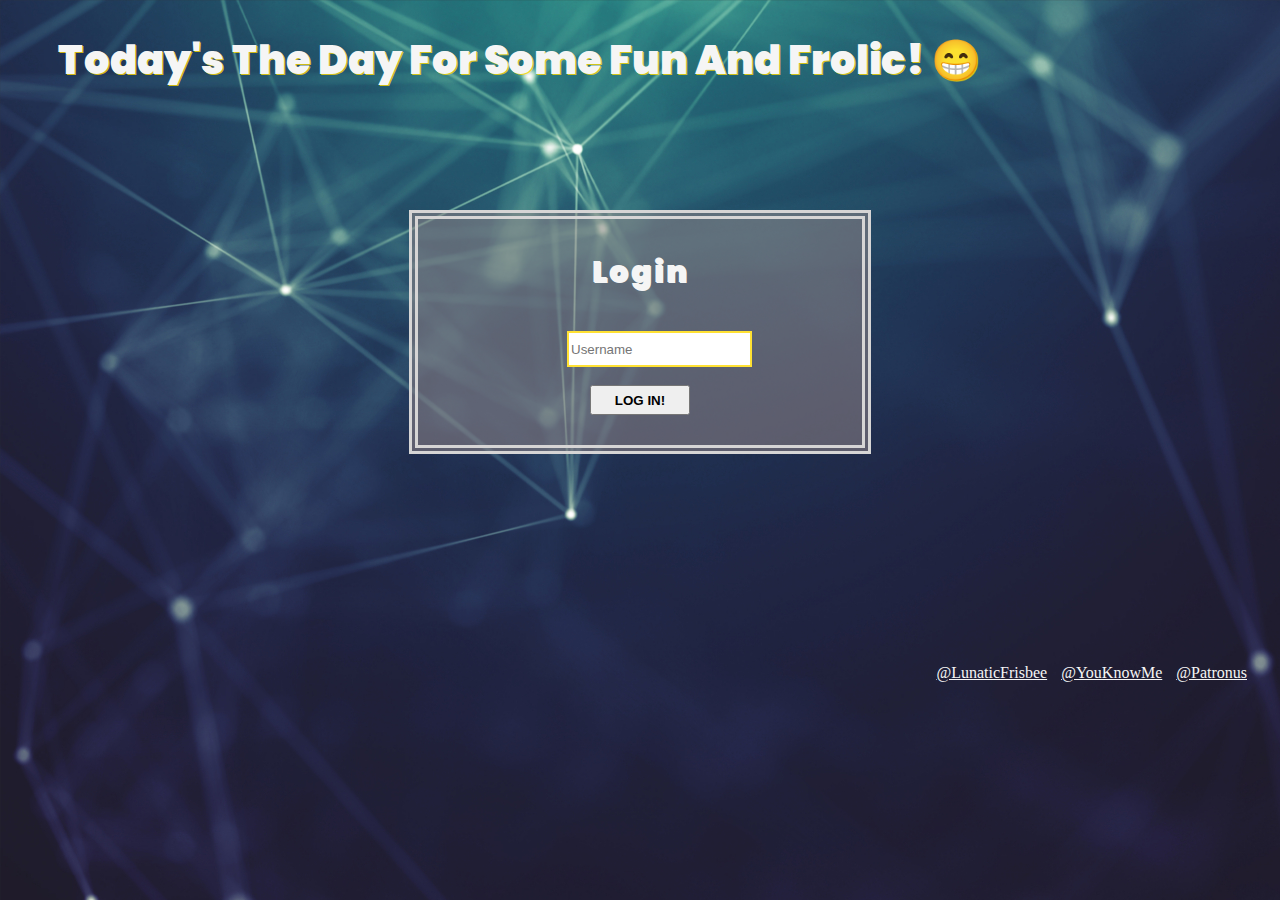
<file: index.html>
<!DOCTYPE html>
<html lang="en">
  <head>
    <meta charset="UTF-8" />
    <meta http-equiv="X-UA-Compatible" content="IE=edge" />
    <meta name="viewport" content="width=device-width, initial-scale=1.0" />
    <title>Login</title>
    <link
      rel="shortcut icon"
      href="./Resources/Images/favicon.jpg"
      type="image/x-icon"
    />
    <link rel="stylesheet" href="./Resources/Login.css" />
    <link rel="preconnect" href="https://fonts.googleapis.com" />
    <link rel="preconnect" href="https://fonts.gstatic.com" crossorigin />
    <link
      href="https://fonts.googleapis.com/css2?family=Poppins:ital,wght@1,300;1,400;1,800&display=swap"
      rel="stylesheet"
    />
  </head>
  <body>
    <script src="./Resources/Login.js"></script>
    <h1><b>Today's the day for some fun and frolic! 😁</b></h1>
    <div id="login">
      <h2><b>Login</b></h2>
      <br /><br />
      <form action="./Intro.html" method="get">
        <input type="text" id="Username" placeholder="Username" required />
        <br /><br />
        <input type="submit" value="LOG IN!" onclick="savetolocal2()" />
      </form>
    </div>
    <br /><br /><br /><br /><br />
    <div id="us">
      <a href="https://students.iitr.ac.in/21117032.html" target="_blank"
        >@LunaticFrisbee</a
      >
      <a href="https://students.iitr.ac.in/21112040.html" target="_blank"
        >@YouKnowMe</a
      >
      <a href="https://students.iitr.ac.in/21112051.html" target="_blank"
        >@Patronus</a
      >
    </div>
  </body>
</html>
</file>
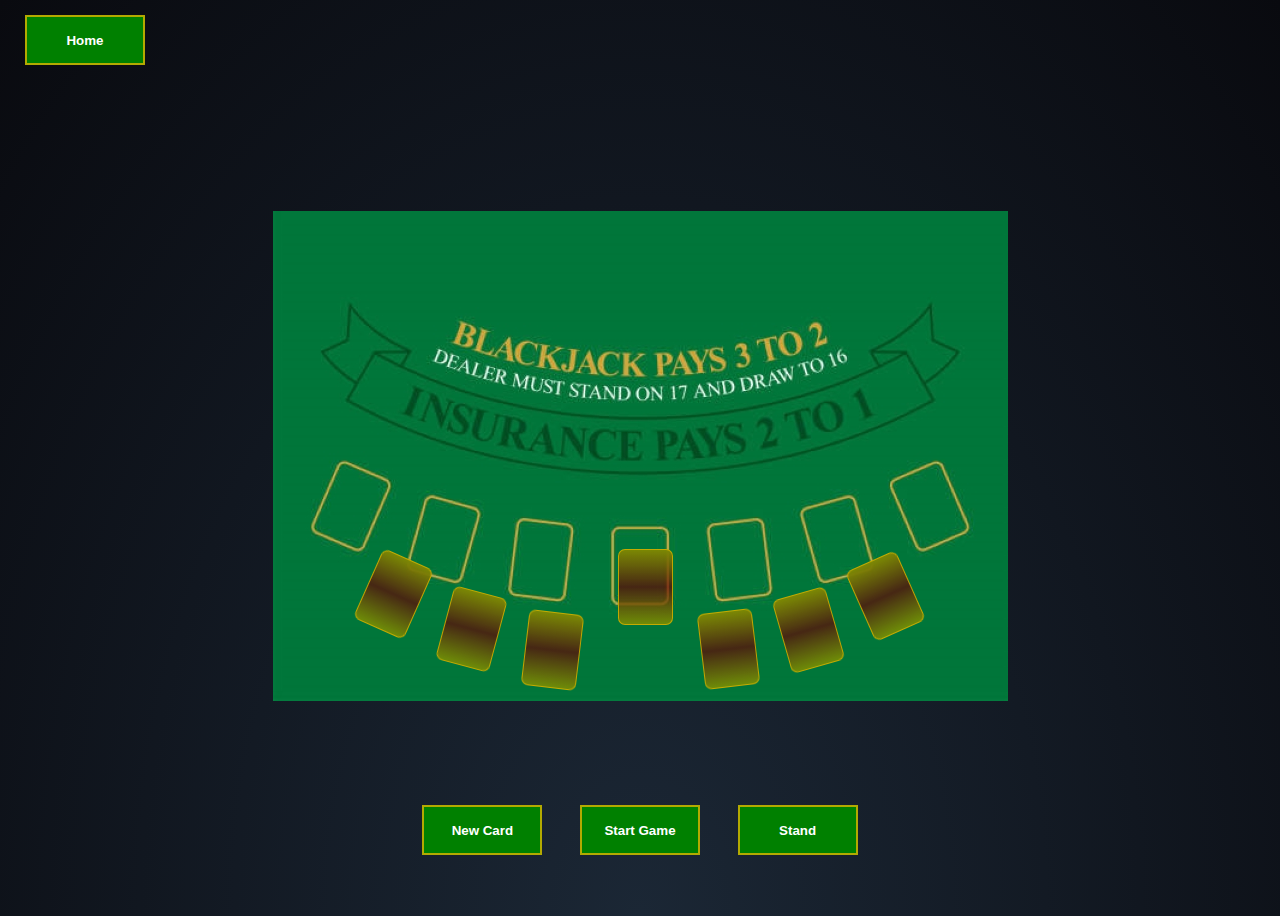
<file: blackjack.html>
<!DOCTYPE html>
<html lang="en">
  <head>
    <meta charset="UTF-8" />
    <meta http-equiv="X-UA-Compatible" content="IE=edge" />
    <meta name="viewport" content="width=device-width, initial-scale=1.0" />
    <title>Blackjack</title>
    <link
      rel="shortcut icon"
      href="./Resources/Images/favicon.jpg"
      type="image/x-icon"
    />
    <link rel="preconnect" href="https://fonts.googleapis.com" />
    <link rel="preconnect" href="https://fonts.gstatic.com" crossorigin />
    <link
      href="https://fonts.googleapis.com/css2?family=Mochiy+Pop+P+One&display=swap"
      rel="stylesheet"
    />
    <link rel="preconnect" href="https://fonts.googleapis.com" />
    <link rel="preconnect" href="https://fonts.gstatic.com" crossorigin />
    <link
      href="https://fonts.googleapis.com/css2?family=Dongle:wght@700&display=swap"
      rel="stylesheet"
    />
    <link rel="preconnect" href="https://fonts.googleapis.com" />
    <link rel="preconnect" href="https://fonts.gstatic.com" crossorigin />
    <link
      href="https://fonts.googleapis.com/css2?family=Acme&family=Great+Vibes&family=Sedgwick+Ave&display=swap"
      rel="stylesheet"
    />
    <link rel="stylesheet" href="./Resources/blackjack.css" />
  </head>
  <body>
    <a href="./Intro.html" id="temp"
      ><button id="home"><b>Home</b></button></a
    >
    <div id="background">
      <img
        src="./Resources/Images/Blackjack table1.jpg"
        alt="Blackjack table"
      />
    </div>

    <div id="card1" class="cards"></div>
    <div id="card2" class="cards"></div>
    <div id="card3" class="cards"></div>
    <div id="card4" class="cards"></div>
    <div id="card5" class="cards"></div>
    <div id="card6" class="cards"></div>
    <div id="card7" class="cards"></div>
    <div id="sumview"></div>
    <div id="money"></div>
    <div id="dealersum"></div>
    <div id="message"></div>
    <button id="stand" onclick="dealer()"><b>Stand</b></button>
    <button id="push" onclick="moreCard()"><b>New Card</b></button>
    <button id="start" onclick="Start()"><b>Start Game</b></button>
    <div class="alert success" id="succ">
      <strong>Success!</strong> You Won Hurray!!!🎉🎉🥳🥳
      <a href="./blackjack.html"
        ><button id="oncemore">Let's do it again</button></a
      >
    </div>
    <div class="alert failure" id="fail">
      <strong>Oops!</strong> You Lost to the Dealer😕😔
      <a href="./blackjack.html"
        ><button id="tryagain">Wanna try again?</button></a
      >
    </div>
    <div class="alert info" id="same">
      <strong>LOL!</strong> Dealer got the same as your's😉😁
      <a href="./blackjack.html"
        ><button id="tryagain">Wanna try again?</button></a
      >
    </div>
    <audio
      id="sound1"
      src="./Resources/Sounds/Card-flip-sound-effect.mp3"
      preload="auto"
    ></audio>
    <audio
      id="sound2"
      src="./Resources/Sounds/fail-buzzer-04.mp3"
      preload="auto"
    ></audio>
    <audio
      id="sound3"
      src="./Resources/Sounds/Success sound effect.mp3"
      preload="auto"
    ></audio>
    <script src="./Resources/blackjack.js"></script>
  </body>
</html>
</file>
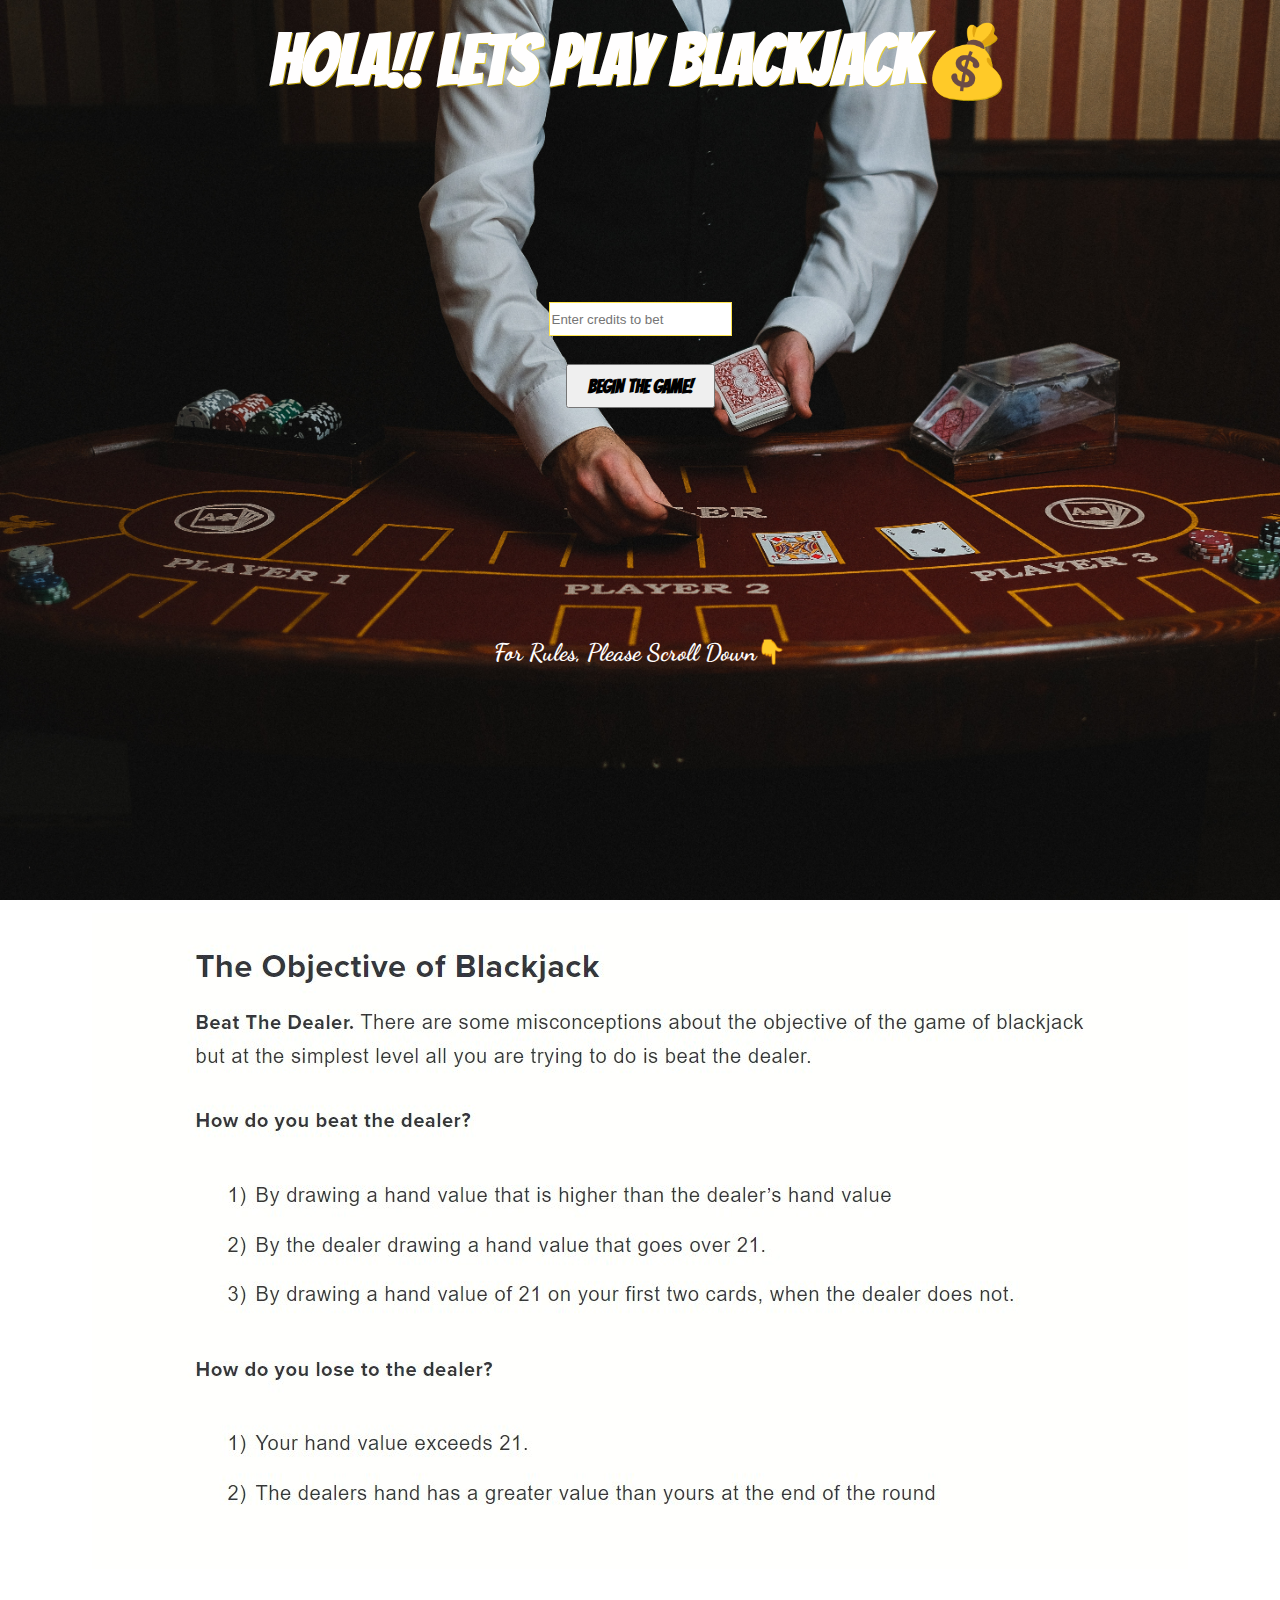
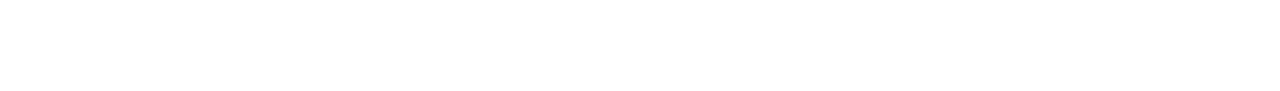
<file: blackjackintro.html>
<!DOCTYPE html>
<html lang="en">
  <head>
    <meta charset="UTF-8" />
    <meta http-equiv="X-UA-Compatible" content="IE=edge" />
    <meta name="viewport" content="width=device-width, initial-scale=1.0" />
    <title>Blackjack</title>
    <link
      rel="shortcut icon"
      href="./Resources/Images/favicon.jpg"
      type="image/x-icon"
    />
    <link rel="stylesheet" href="./Resources/blackjackintro.css" />

    <link
      href="https://fonts.googleapis.com/css2?family=Bangers&family=Bebas+Neue&display=swap"
      rel="stylesheet"
    />
    <link rel="preconnect" href="https://fonts.googleapis.com" />
    <link rel="preconnect" href="https://fonts.gstatic.com" crossorigin />
    <link
      href="https://fonts.googleapis.com/css2?family=Dancing+Script:wght@600&display=swap"
      rel="stylesheet"
    />
  </head>
  <body>
    <h1 id="up">Hola!! Lets Play Blackjack💰</h1>
    <form action="./blackjack.html" method="get">
      <input
        type="number"
        id="insertcredits"
        placeholder="Enter credits to bet"
        required
      />
      <br />
      <input type="submit" value="BEGIN THE GAME!" onclick="savetolocal()" />
    </form>
    <div id="info">
      <h2>For Rules, Please Scroll Down👇</h2>
    </div>
    <br /><br /><br />
    <div id="down">
      <img src="./Resources/Images/Objective.jpg" alt="Rules" />
    </div>
  </body>
</html>
</file>
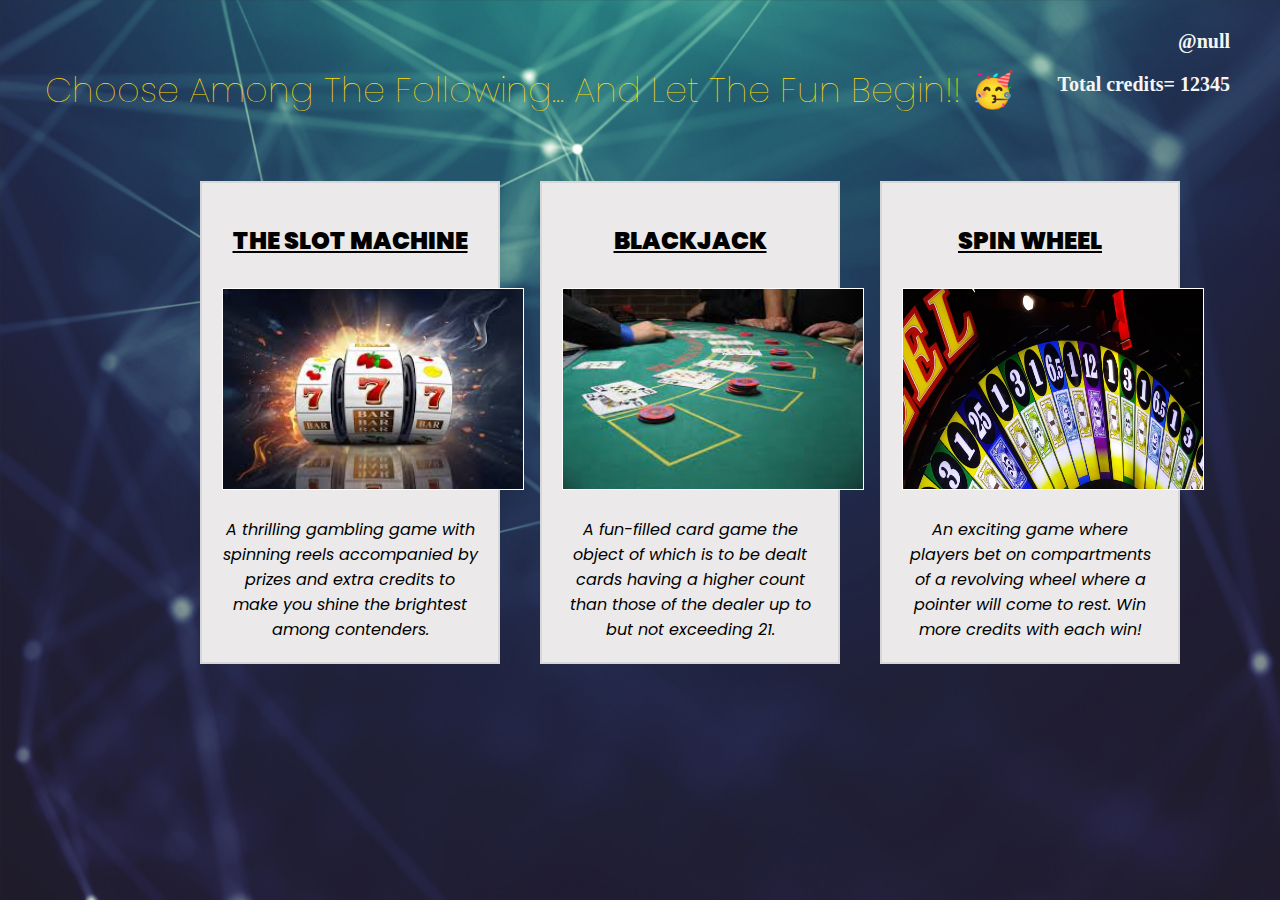
<file: Intro.html>
<!DOCTYPE html>
<html lang="en">
  <head>
    <meta charset="UTF-8" />
    <meta http-equiv="X-UA-Compatible" content="IE=edge" />
    <meta name="viewport" content="width=device-width, initial-scale=1.0" />
    <title>Welcome</title>
    <link rel="stylesheet" href="./Resources/Intro.css" />
    <link rel="preconnect" href="https://fonts.googleapis.com" />
    <link rel="preconnect" href="https://fonts.gstatic.com" crossorigin />
    <link
      href="https://fonts.googleapis.com/css2?family=Poppins:ital,wght@1,300;1,400;1,800&display=swap"
      rel="stylesheet"
    />
    <link
      rel="shortcut icon"
      href="./Resources/Images/favicon.jpg"
      type="image/x-icon"
    />
  </head>
  <body>
    <span id="user">@Username</span>
    <span id="Totalcredit">Total credits= 12345</span><br />

    <h2 id="choose">
      Choose among the following... and let the fun begin!! 🥳
    </h2>

    <div id="Slot">
      <h2 id="Slot2"><b>THE SLOT MACHINE</b></h2>
      <a href="./SlotIntro.html"
        ><img src="./Resources/Images/slot.jpg" alt="The Slot Machine"
      /></a>
      <p>
        <em
          >A thrilling gambling game with spinning reels accompanied by prizes
          and extra credits to make you shine the brightest among
          contenders.</em
        >
      </p>
    </div>
    <div id="Blackjack">
      <h2 id="Blackjack2"><b>BLACKJACK</b></h2>

      <a href="./blackjackintro.html"
        ><img src="./Resources/Images/blackjack.jpg" alt="Blackjack"
      /></a>

      <p>
        <em
          >A fun-filled card game the object of which is to be dealt cards
          having a higher count than those of the dealer up to but not exceeding
          21.</em
        >
      </p>
    </div>
    <div id="Roulette">
      <h2 id="Roulette2">
        <b>SPIN WHEEL</b>
      </h2>
      <a href="./SpinWheelIntro.html">
        <img src="./Resources/Images/spin.jpg" alt="Spin Wheel" />
      </a>
      <p>
        <em
          >An exciting game where players bet on compartments of a revolving
          wheel where a pointer will come to rest. Win more credits with each
          win!</em
        >
      </p>
    </div>
    <script src="./Resources/Intro.js"></script>
  </body>
</html>
</file>
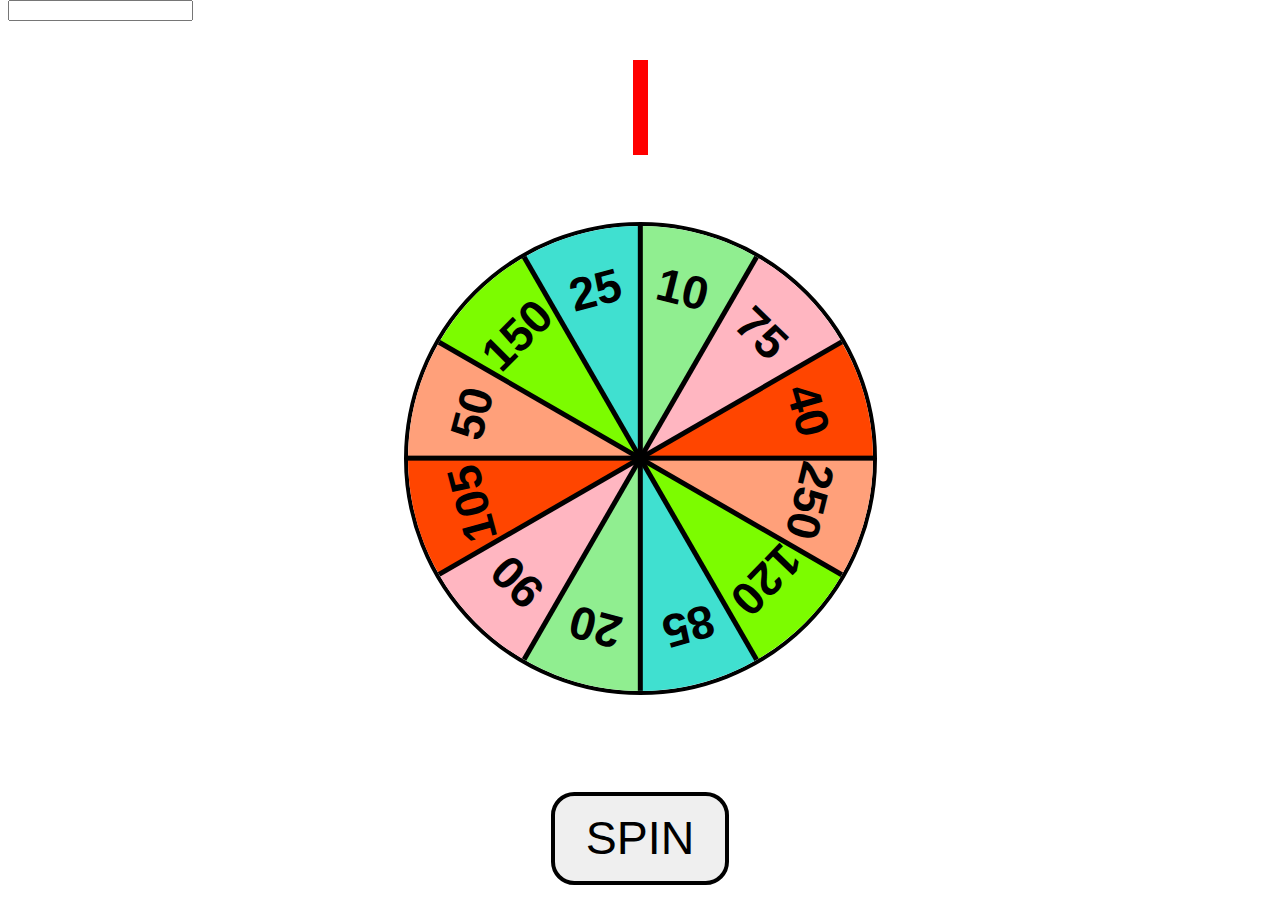
<file: roulette.html>
<!DOCTYPE html>
<html>
  <head>
    <title>Roulette</title>
    <meta charset="UTF-8" />
    <link rel="stylesheet" href="roulette.css" />
    <link rel="shortcut icon" href="./Resources/blackjack favicon.jpg" type="image/x-icon">
  </head>

  <body>
    <div class="container">
      <div class="roullete" id="trans">
        <!-- fill color -->
        <div class="fill fill_1" id="fill fill_1"></div>
        <div class="fill fill_2" id="fill fill_2"></div>
        <div class="fill fill_3" id="fill fill_3"></div>
        <div class="fill fill_4" id="fill fill_4"></div>
        <div class="fill fill_5" id="fill fill_5"></div>
        <div class="fill fill_6" id="fill fill_6"></div>
        <div class="fill fill_7" id="fill fill_7"></div>
        <div class="fill fill_8" id="fill fill_8"></div>
        <div class="fill fill_9" id="fill fill_9"></div>
        <div class="fill fill_10" id="fill fill_10"></div>
        <div class="fill fill_11" id="fill fill_11"></div>
        <div class="fill fill_12" id="fill fill_12"></div>
        <!-- line -->
        <div class="line line_1"></div>
        <div class="line line_2"></div>
        <div class="line line_3"></div>
        <div class="line line_4"></div>
        <div class="line line_5"></div>
        <div class="line line_6"></div>
        <!-- content -->
        <div class="content content_1" id="content content_1">10</div>
        <div class="content content_2" id="content content_2">75</div>
        <div class="content content_3" id="content content_3">40</div>
        <div class="content content_4" id="content content_4">250</div>
        <div class="content content_5" id="content content_5">120</div>
        <div class="content content_6" id="content content_6">85</div>
        <div class="content content_7" id="content content_7">20</div>
        <div class="content content_8" id="content content_8">90</div>
        <div class="content content_9" id="content content_9">105</div>
        <div class="content content_10" id="content content_10">50</div>
        <div class="content content_11" id="content content_11">150</div>
        <div class="content content_12" id="content content_12">25</div>
      </div>
      <button class="trigger" onclick="onClickTrigger()">SPIN</button>
    </div>
    <div><input type="number" id="input"></div>
    <div id="ribbon"></div>
    <div class="alert success" id="succ">
        <strong>Success!</strong> You Won Hurray!!!🎉🎉🥳🥳
        <a href="./roulette.html"
          ><button id="oncemore">Let's do it again</button></a
        >
      </div>
      <div class="alert failure" id="fail">
        <strong>Oops!</strong> You Lost😕😔
        <a href="./roulette.html"
          ><button id="tryagain">Wanna try again?</button></a
        >
        <audio
        id="sound1"
        src="./Resources/Spin The Wheel.mp3"
        preload="auto"
      ></audio>
        <audio
        id="sound2"
        src="./Resources/fail-buzzer-04.mp3"
        preload="auto"
      ></audio>
      <audio id="sound3" src="" preload="auto"></audio>
    <script src="roulette.js"></script>
  </body>
</html>
</file>
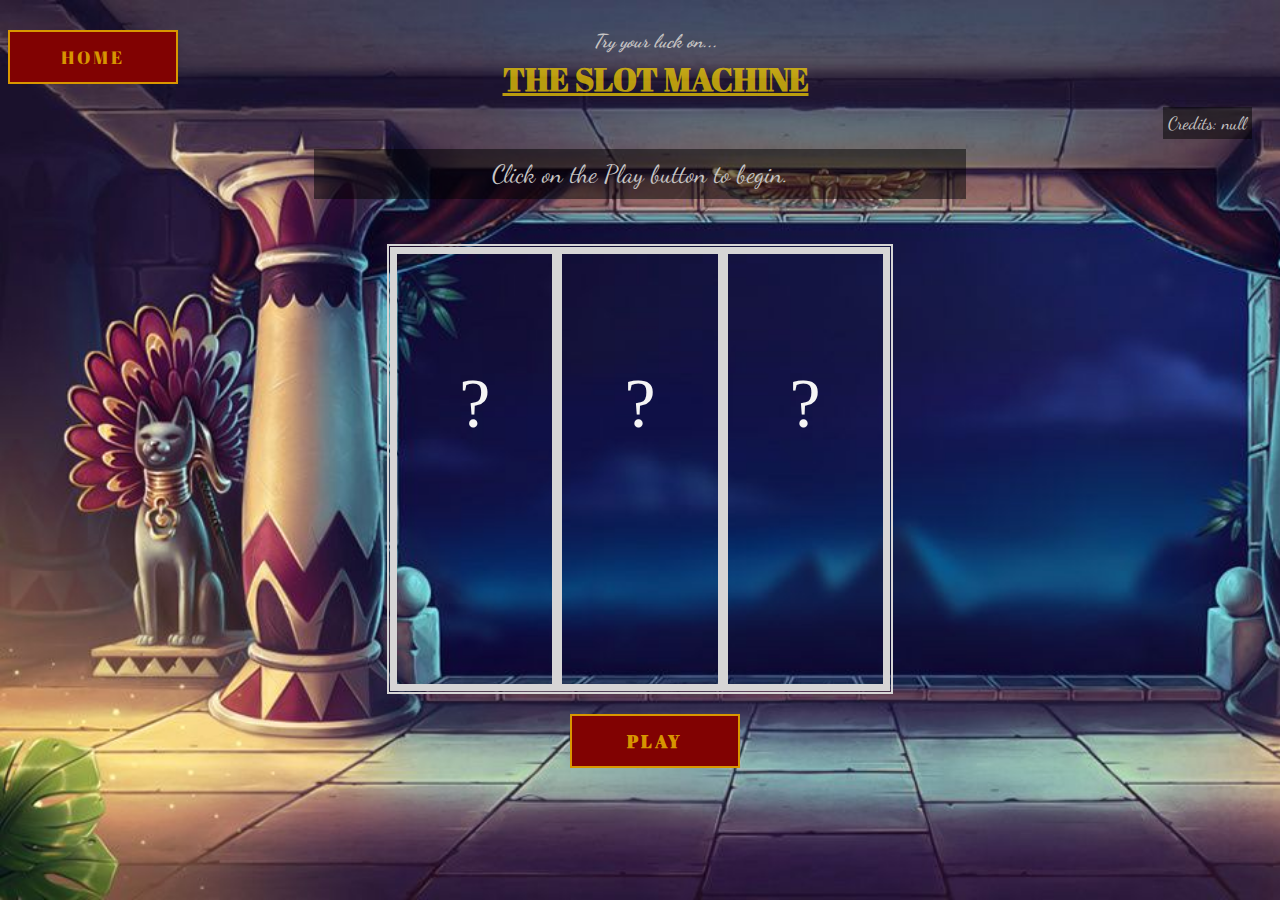
<file: Slot.html>
<!DOCTYPE html>
<html lang="en">
  <head>
    <meta charset="UTF-8" />
    <meta http-equiv="X-UA-Compatible" content="IE=edge" />
    <meta name="viewport" content="width=device-width, initial-scale=1.0" />
    <title>The Slot Machine</title>
    <link rel="stylesheet" href="./Resources/Slot.css" />
    <link rel="preconnect" href="https://fonts.googleapis.com" />
    <link rel="preconnect" href="https://fonts.gstatic.com" crossorigin />
    <link
      href="https://fonts.googleapis.com/css2?family=Dancing+Script:wght@500&display=swap"
      rel="stylesheet"
    />

    <link rel="preconnect" href="https://fonts.googleapis.com" />
    <link rel="preconnect" href="https://fonts.gstatic.com" crossorigin />
    <link
      href="https://fonts.googleapis.com/css2?family=Abril+Fatface&display=swap"
      rel="stylesheet"
    />
    <link
      rel="shortcut icon"
      href="./Resources/Images/favicon.jpg"
      type="image/x-icon"
    />
  </head>
  <body>
    <button id="homebtn" onclick=" location.href='./Intro.html'">HOME</button>
    <h3><em>Try your luck on...</em></h3>

    <h1><b>THE SLOT MACHINE</b></h1>

    <div id="credits">Credits:</div>

    <div id="message">Click on the Play button to begin.</div>

    <div id="Outer">
      <div id="Inner1">?</div>
      <div id="Inner2">?</div>
      <div id="Inner3">?</div>
    </div>

    <button id="playbtn" onclick="master()"><b>PLAY</b></button>

    <audio
      id="sound1"
      src="./Resources/Sounds/slot2.mp3"
      preload="auto"
    ></audio>
    <audio
      id="sound2"
      src="./Resources/Sounds/fail-buzzer-04.mp3"
      preload="auto"
    ></audio>
    <audio
      id="sound3"
      src="./Resources/Sounds/Success sound effect.mp3"
      preload="auto"
    ></audio>

    <script src="./Resources/Slot.js"></script>
  </body>
</html>
</file>
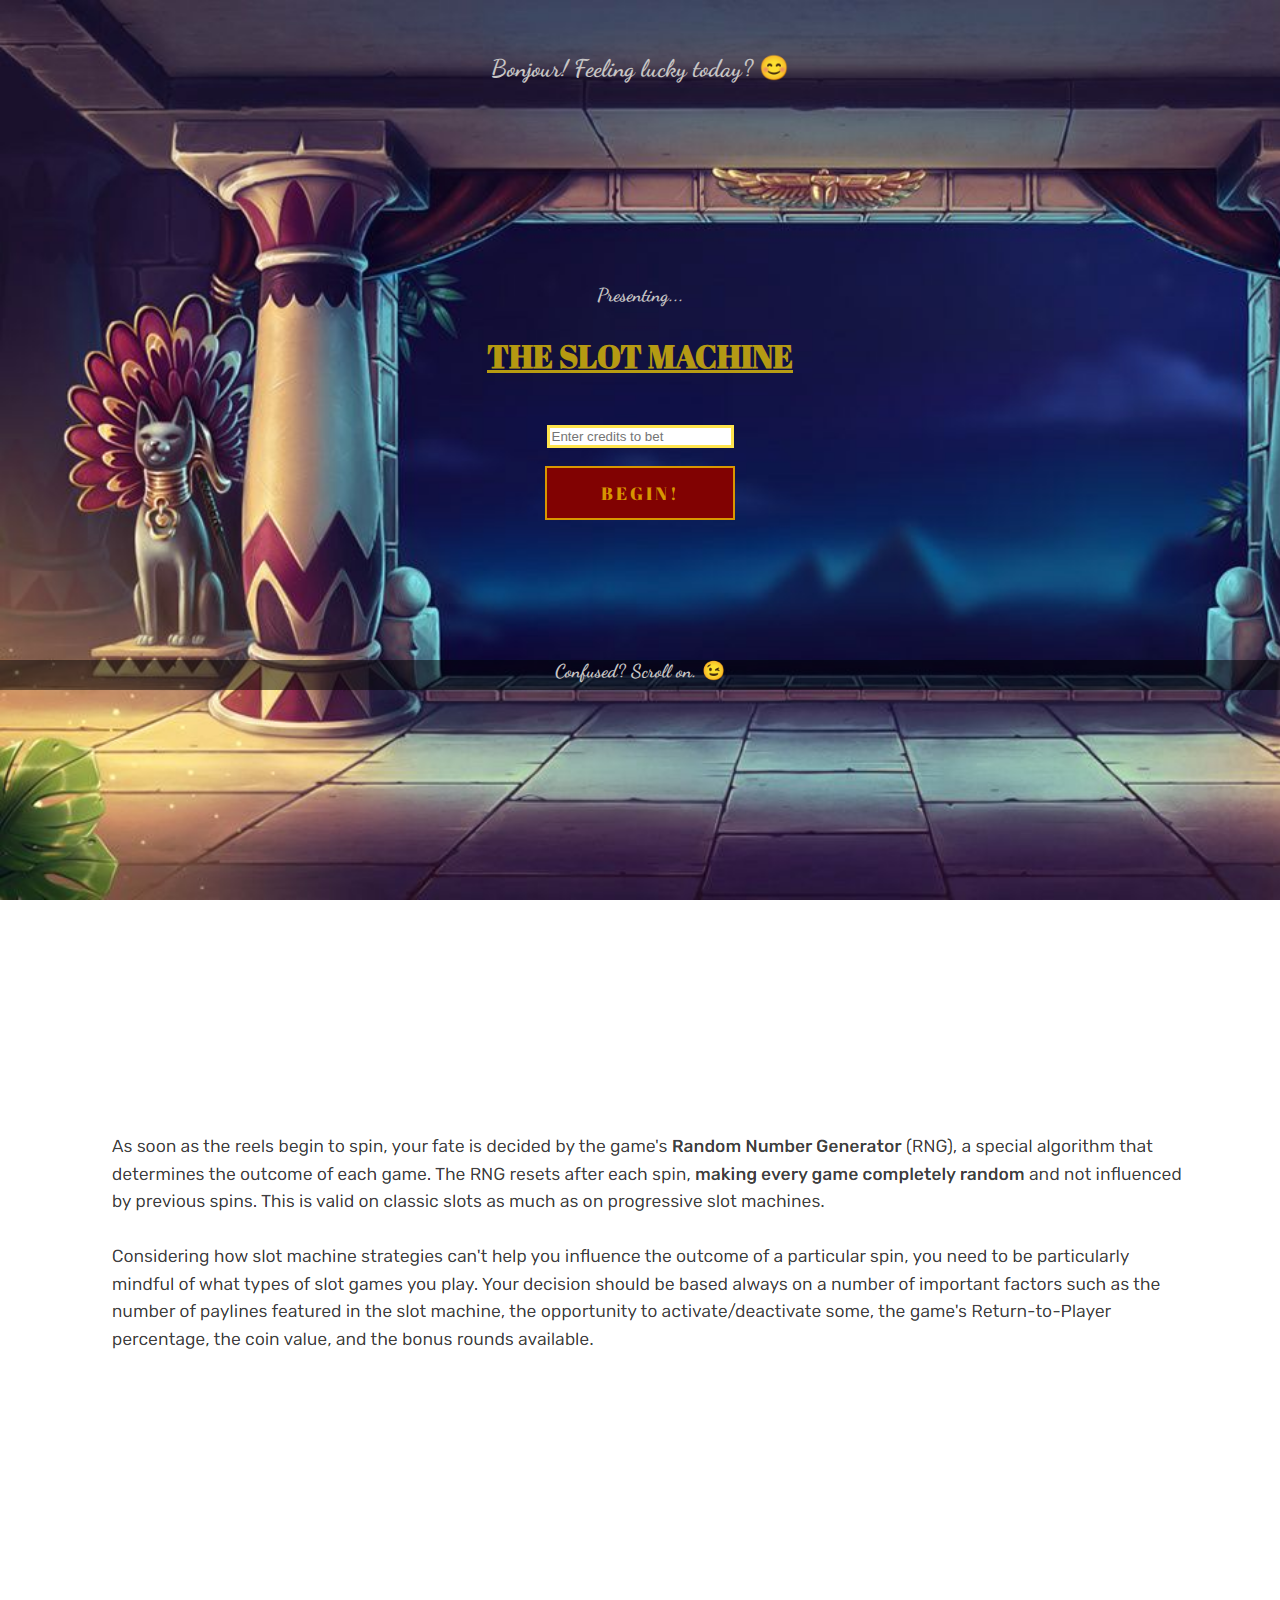
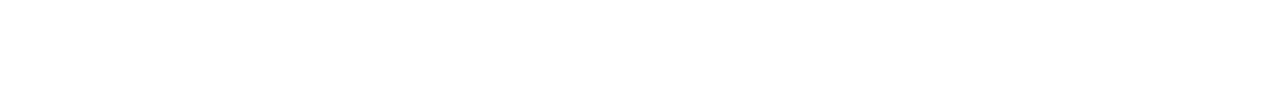
<file: SlotIntro.html>
<!DOCTYPE html>
<html lang="en">
  <head>
    <meta charset="UTF-8" />
    <meta http-equiv="X-UA-Compatible" content="IE=edge" />
    <meta name="viewport" content="width=device-width, initial-scale=1.0" />
    <title>The Slot Machine</title>
    <link rel="stylesheet" href="./Resources/SlotIntro.css" />
    <link rel="preconnect" href="https://fonts.googleapis.com" />
    <link rel="preconnect" href="https://fonts.gstatic.com" crossorigin />
    <link
      href="https://fonts.googleapis.com/css2?family=Dancing+Script:wght@500&display=swap"
      rel="stylesheet"
    />

    <link rel="preconnect" href="https://fonts.googleapis.com" />
    <link rel="preconnect" href="https://fonts.gstatic.com" crossorigin />
    <link
      href="https://fonts.googleapis.com/css2?family=Abril+Fatface&display=swap"
      rel="stylesheet"
    />
    <link
      rel="shortcut icon"
      href="./Resources/Images/favicon.jpg"
      type="image/x-icon"
    />
  </head>
  <body>
    <script src="./Resources/SlotIntro.js"></script>
    <br /><br /><br />
    <h2>Bonjour! Feeling lucky today? 😊</h2>
    <h3 id="Centre">Presenting...</h3>
    <h1><b>THE SLOT MACHINE</b></h1>
    <br /><br />
    <form action="./slot.html" method="get">
      <input
        type="number"
        id="insertcredits"
        placeholder="Enter credits to bet"
        required
      /><br />
      <input type="submit" value="BEGIN!" onclick="savetolocal()" />
    </form>
    <h3 id="End">Confused? Scroll on. 😉</h3>
    <br /><br /><br />
    <div id="obj">
      <img src="./Resources/Images/slot-obj.png" alt="Objectives" />
    </div>
  </body>
</html>
</file>
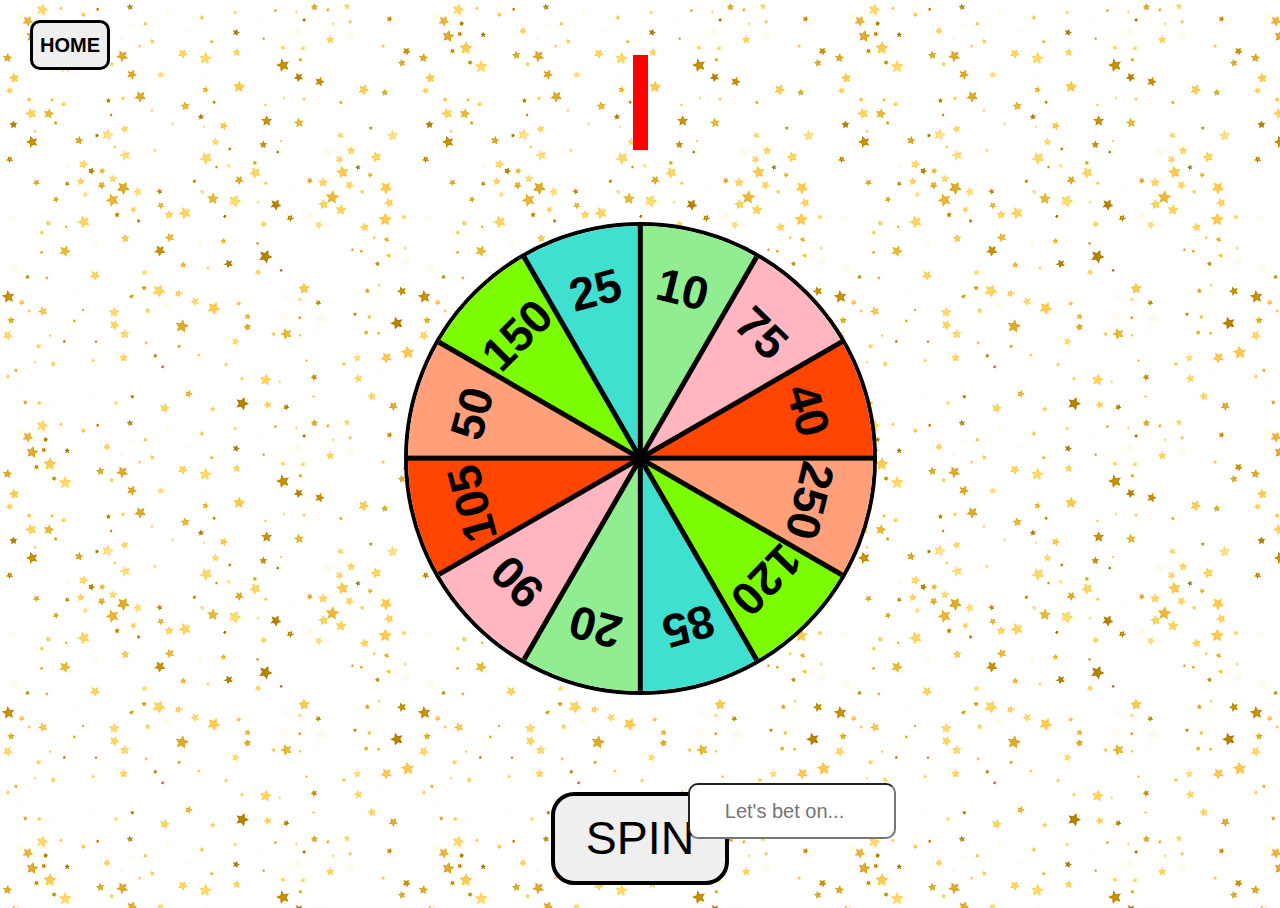
<file: SpinWheel.html>
<!DOCTYPE html>
<html>
  <head>
    <title>Spin Wheel</title>
    <meta charset="UTF-8" />
    <link rel="stylesheet" href="./Resources/SpinWheel.css" />
    <link rel="shortcut icon" href="./Images/favicon.jpg" type="image/x-icon">
  </head>

  <body>
    <div class="container">
      <div class="roullete" id="trans">
        <!-- fill color -->
        <div class="fill fill_1" id="fill fill_1"></div>
        <div class="fill fill_2" id="fill fill_2"></div>
        <div class="fill fill_3" id="fill fill_3"></div>
        <div class="fill fill_4" id="fill fill_4"></div>
        <div class="fill fill_5" id="fill fill_5"></div>
        <div class="fill fill_6" id="fill fill_6"></div>
        <div class="fill fill_7" id="fill fill_7"></div>
        <div class="fill fill_8" id="fill fill_8"></div>
        <div class="fill fill_9" id="fill fill_9"></div>
        <div class="fill fill_10" id="fill fill_10"></div>
        <div class="fill fill_11" id="fill fill_11"></div>
        <div class="fill fill_12" id="fill fill_12"></div>
        <!-- line -->
        <div class="line line_1"></div>
        <div class="line line_2"></div>
        <div class="line line_3"></div>
        <div class="line line_4"></div>
        <div class="line line_5"></div>
        <div class="line line_6"></div>
        <!-- content -->
        <div class="content content_1" id="content content_1">10</div>
        <div class="content content_2" id="content content_2">75</div>
        <div class="content content_3" id="content content_3">40</div>
        <div class="content content_4" id="content content_4">250</div>
        <div class="content content_5" id="content content_5">120</div>
        <div class="content content_6" id="content content_6">85</div>
        <div class="content content_7" id="content content_7">20</div>
        <div class="content content_8" id="content content_8">90</div>
        <div class="content content_9" id="content content_9">105</div>
        <div class="content content_10" id="content content_10">50</div>
        <div class="content content_11" id="content content_11">150</div>
        <div class="content content_12" id="content content_12">25</div>
      </div>
      <button class="trigger" onclick="onClickTrigger()">SPIN</button>
    </div>
       <input
        type="number"
        id="input"
        placeholder="Let's bet on..."
        required
      />

      <button id="Home" onclick=" location.href='./Intro.html'"><b>HOME</b></button>

    <div id="ribbon"></div>
    <div class="alert success" id="succ">
        <strong>Success!</strong> You Won Hurray!!!🎉🎉🥳🥳
        <a href="./SpinWheel.html"
          ><button id="oncemore">Let's do it again</button></a
        >
      </div>
      <div class="alert failure" id="fail">
        <strong>Oops!</strong> You Lost😕😔
        <a href="./SpinWheel.html"
          ><button id="tryagain">Wanna try again?</button></a
        >
        <audio
        id="sound1"
        src="./Resources/Sounds/Spin The Wheel.mp3"
        preload="auto"
      ></audio>
        <audio
        id="sound2"
        src="./Resources/Sounds/fail-buzzer-04.mp3"
        preload="auto"
      ></audio>
      <audio id="sound3" src="./Resources/Sounds/Success sound effect.mp3" preload="auto"></audio>
    <script src="Resources/SpinWheel.js"></script>
  </body>
</html>
</file>
<file: Resources/Login.css>
html {
  -webkit-touch-callout: none;
  -webkit-user-select: none;
  -khtml-user-select: none;
  -moz-user-select: none;
  -ms-user-select: none;
  user-select: none;
}
body {
  background-image: url(./Images/casino-bg.jpg);
}

h1 {
  margin: 0 auto;
  color: whitesmoke;
  font-family: "Poppins", sans-serif;
  font-size: 40px;
  margin-left: 50px;
  margin-top: 30px;
  text-shadow: 1px 1px rgba(255, 217, 0, 0.8);
  text-transform: capitalize;
}

#login {
  width: 30vw;
  border: 9px solid rgb(214, 213, 213);
  border-style: double;
  margin: 120px auto;
  padding: 30px;
  background-color: rgba(153, 139, 139, 0.5);
}

h2 {
  text-align: center;
  font-weight: bolder;
  text-shadow: 1px 1px whitesmoke;
  letter-spacing: 2px;
  margin: 0 auto;
  color: whitesmoke;
  font-family: "Poppins", sans-serif;
  font-size: 30px;
  margin: 0 auto;
  display: block;
}

input[type="text"] {
  border: 2px solid rgba(255, 217, 0, 0.8);
  margin: 0 31%;
  height: 30px;
}
input[type="submit"] {
  height: 30px;
  width: 100px;
  margin: 0 auto;
  display: block;
  font-weight: bolder;
}

#us {
  display: block;
  float: right;
  margin-right: 20px;
}

a {
  color: whitesmoke;
  margin: 5px;
}

a:hover {
  color: rgb(214, 213, 213);
}
</file>
<file: Resources/blackjack.css>
html {
  -webkit-touch-callout: none;
  -webkit-user-select: none;
  -khtml-user-select: none;
  -moz-user-select: none;
  -ms-user-select: none;
  user-select: none;
}
body {
  background: radial-gradient(ellipse at bottom, #1b2735 0%, #090a0f 100%);
  height: 100vh;
  overflow: hidden;
  display: flex;
  font-family: "Anton", sans-serif;
  justify-content: center;
  align-items: center;
}

#background {
  margin: 0;
  background-position: center;
}

#home {
  width: 120px;
  height: 50px;
  border: 2px solid rgba(207, 176, 1, 0.863);
  background-color: green;
  color: white;
  font-family: "Anton", sans-serif;
  display: block;
  position: absolute;
  top: 15px;
  left: 25px;
  cursor: pointer;
}
#push {
  width: 120px;
  height: 50px;
  background-color: green;
  border: 2px solid rgba(207, 176, 1, 0.863);
  color: white;
  font-family: "Anton", sans-serif;
  margin: 0;
  position: fixed;
  bottom: 45px;
  left: 33%;
  cursor: pointer;
}

#start {
  width: 120px;
  height: 50px;
  background-color: green;
  border: 2px solid rgba(207, 176, 1, 0.863);
  color: white;
  font-family: "Anton", sans-serif;
  position: fixed;
  left: auto;
  bottom: 45px;
  cursor: pointer;
}

#stand {
  width: 120px;
  height: 50px;
  background-color: green;
  border: 2px solid rgba(207, 176, 1, 0.863);
  color: white;
  font-family: "Anton", sans-serif;
  position: fixed;
  bottom: 45px;
  right: 33%;
  cursor: pointer;
}

#card1 {
  background: -webkit-linear-gradient(
    top,
    rgb(123, 136, 4) 0%,
    rgba(102, 2, 2, 0.685) 50%,
    rgba(120, 141, 3, 0.918) 100%
  );
  color: black;
  font-weight: bolder;
  border: 1px solid rgba(207, 176, 1, 0.863);
  border-radius: 7px;
  width: 53px;
  height: 44px;
  position: fixed;
  left: 48.25%;
  top: 61%;
  bottom: 235px;
  text-align: center;
  padding-top: 30px;
}
#card2 {
  background: -webkit-linear-gradient(
    top,
    rgb(123, 136, 4) 0%,
    rgba(102, 2, 2, 0.685) 50%,
    rgba(120, 141, 3, 0.918) 100%
  );
  color: black;
  border: 1px solid rgba(207, 176, 1, 0.863);
  border-radius: 7px;
  width: 53px;
  height: 44px;
  padding-top: 30px;
  font-weight: bolder;
  position: fixed;
  left: 54.75%;
  bottom: 213px;
  transform: rotate(-6.8deg);
  text-align: center;
}
#card3 {
  background: -webkit-linear-gradient(
    top,
    rgb(123, 136, 4) 0%,
    rgba(102, 2, 2, 0.685) 50%,
    rgba(120, 141, 3, 0.918) 100%
  );
  color: black;
  font-weight: bolder;
  border: 1px solid rgba(207, 176, 1, 0.863);
  border-radius: 7px;
  padding-top: 30px;
  width: 53px;
  height: 44px;
  position: fixed;
  left: 61%;
  bottom: 232px;
  transform: rotate(-16deg);
  text-align: center;
}
#card4 {
  background: -webkit-linear-gradient(
    top,
    rgb(123, 136, 4) 0%,
    rgba(102, 2, 2, 0.685) 50%,
    rgba(120, 141, 3, 0.918) 100%
  );
  color: black;
  font-weight: bolder;
  border: 1px solid rgba(207, 176, 1, 0.863);
  border-radius: 7px;
  padding-top: 30px;
  width: 53px;
  height: 44px;
  position: fixed;
  left: 67%;
  bottom: 266px;
  transform: rotate(-24deg);
  text-align: center;
}
#card5 {
  background: -webkit-linear-gradient(
    top,
    rgb(123, 136, 4) 0%,
    rgba(102, 2, 2, 0.685) 50%,
    rgba(120, 141, 3, 0.918) 100%
  );
  color: black;
  font-weight: bolder;
  border: 1px solid rgba(207, 176, 1, 0.863);
  border-radius: 7px;
  padding-top: 30px;
  width: 53px;
  height: 44px;
  position: fixed;
  right: 54.65%;
  bottom: 212px;
  transform: rotate(6.8deg);
  text-align: center;
}
#card6 {
  background: -webkit-linear-gradient(
    top,
    rgb(123, 136, 4) 0%,
    rgba(102, 2, 2, 0.685) 50%,
    rgba(120, 141, 3, 0.918) 100%
  );
  color: black;
  font-weight: bolder;
  border: 1px solid rgba(207, 176, 1, 0.863);
  border-radius: 7px;
  padding-top: 30px;
  width: 53px;
  height: 44px;
  position: fixed;
  right: 61%;
  bottom: 233px;
  transform: rotate(15deg);
  text-align: center;
}

#card7 {
  background: -webkit-linear-gradient(
    top,
    rgb(123, 136, 4) 0%,
    rgba(102, 2, 2, 0.685) 50%,
    rgba(120, 141, 3, 0.918) 100%
  );
  color: white;
  font-weight: bolder;
  border: 1px solid rgba(207, 176, 1, 0.863);
  border-radius: 7px;
  padding-top: 30px;
  width: 53px;
  height: 44px;
  position: fixed;
  right: 67.1%;
  bottom: 268px;
  transform: rotate(24deg);
  text-align: center;
}

#money,
#sumview,
#message,
#dealersum {
  color: white;
  position: absolute;
  text-align: center;
  font-family: "Acme", sans-serif;
  font-size: 25px;
  font-weight: bolder;
}

#money {
  top: 30%;
  right: 25px;
}

#sumview {
  top: 35%;
  right: 135px;
  font-size: 40px;
}

#message {
  top: 50%;
  right: 50px;
}

#dealersum {
  top: 45%;
  left: 25px;
  font-size: 40px;
}

button {
  box-shadow: 0 6px 0 var(--primary-dark), 0 5px 15px -4px white;
  transition: box-shadow 0.2s ease-in-out, margin-top 0.2s ease-in-out,
    opacity 0.2s ease-in-out;
  width: 150px;
}

button:hover,
button:focus {
  opacity: 0.9;
  outline: 0;
}

button:active {
  box-shadow: none;
  margin-top: 6px;
}
.alert {
  padding: 20px;
  color: white;
  margin-bottom: 15px;
  position: fixed;
  top: 25px;
}
#succ {
  background-color: #04aa6d;
  display: none;
}
#fail {
  background-color: #f44336;
  display: none;
}
#same {
  background-color: #2196f3;
  display: none;
}

#oncemore,
#tryagain {
  background-color: rgb(163, 163, 163);
  margin: 0;
  padding: 5px;
  box-sizing: border-box;
  font-weight: bolder;
  border-color: rgb(4, 22, 12);
}
</file>
<file: Resources/blackjackintro.css>
html {
  scroll-behavior: smooth;
  -webkit-touch-callout: none;
  -webkit-user-select: none;
  -khtml-user-select: none;
  -moz-user-select: none;
  -ms-user-select: none;
  user-select: none;
}
body {
  margin: 0;
  min-height: 100vh;
  min-width: 100vw;
  background-image: url(./Images/Blackjack1.jpg);
  background-repeat: no-repeat;
  background-size: cover;
  background-position: center;
  background-attachment: fixed;
}

input[type="number"] {
  display: block;
  height: 30px;
  border: 1px solid rgba(255, 217, 0, 0.699);
  margin: 10px auto;
  margin-top: 200px;
}

input[type="submit"] {
  cursor: pointer;
  padding: 10px 20px;
  text-transform: uppercase;
  font-weight: bolder;
  font-size: larger;
  font-family: "Bangers", cursive;
  text-align: center;
  display: block;
  margin: 0 auto;
  text-decoration: none;
}
#up {
  font-family: "Bangers", cursive;
  font-size: 70px;
  margin: 20px;
  text-shadow: 1px 1px rgba(255, 217, 0, 0.699);
  color: #fffefe;
  text-align: center;
}

#info {
  color: #fffefe;
  align-items: center;
  margin-top: 210px;
  display: flex;
  justify-content: center;
  font-family: "Dancing Script", cursive;
}
#down {
  min-height: 100vh;
  margin: 0;
  margin-top: 50px;
  overflow: hidden;
  background-repeat: no-repeat;
  background-size: cover;
  background-position: center;
  background-attachment: fixed;
  align-items: center;
  display: flex;
  justify-content: center;
}
</file>
<file: Resources/Intro.css>
html {
  -webkit-touch-callout: none;
  -webkit-user-select: none;
  -khtml-user-select: none;
  -moz-user-select: none;
  -ms-user-select: none;
  user-select: none;
}
body {
  background-image: url(./Images/casino-bg.jpg);
  margin: 20px;
}

span {
  color: whitesmoke;
  padding: 10px;
  display: block;
  float: right;
  margin-right: 20px;
  font-size: 20px;
  font-weight: bolder;
}

#Totalcredit {
  clear: right;
}

#choose {
  color: rgb(255, 217, 0);
  font-family: "Poppins", sans-serif;
  font-weight: lighter;
  font-size: 35px;
  margin: 25px;
  text-transform: capitalize;
  display: block;
}

div {
  border: 2px solid rgb(216, 215, 215);
  background-color: rgb(235, 233, 233);
  padding: 20px;
  display: block;
  float: left;
  width: 20vw;
  margin-left: 40px;
  margin-top: 40px;
  text-align: center;
}

#Slot {
  margin-left: 180px;
  font-family: "Poppins", sans-serif;
}

#Slot2 {
  padding-bottom: 10px;
  text-decoration: underline;
  font-weight: bolder;
}

#Blackjack {
  font-family: "Poppins", sans-serif;
}

#Blackjack2 {
  text-decoration: underline;
  padding-bottom: 10px;
  font-weight: bolder;
}

#Roulette {
  font-family: "Poppins", sans-serif;
}

p {
  display: inline;
}

#Roulette2 {
  text-decoration: underline;
  padding-bottom: 10px;
  font-weight: bolder;
}

img {
  border: 1px solid white;
  width: 300px;
  height: 200px;
  margin-bottom: 20px;
}

img:hover {
  opacity: 0.7;
}

div:hover {
  box-shadow: 2px 2px rgb(156, 156, 156);
}
</file>
<file: roulette.css>
html {
  height: 100%;
  overflow: hidden;
}
body {
  font-family: sans-serif;
  height: 100%;
}
.container {
  min-height: 100%;
  display: flex;
  flex-direction: column;
  justify-content: center;
  align-items: center;
  zoom: 155%;
}
.roullete {
  width: 300px;
  height: 300px;
  border-radius: 50%;
  background: white;
  border: 3px solid black;
  position: relative;
}
.fill {
  position: absolute;
  top: 0;
  left: 0;
  width: 300px;
  height: 300px;
  border-radius: 50%;
  clip: rect(0px, 300px, 300px, 150px);
}
.fill::after {
  content: "";
  position: absolute;
  top: 0;
  left: 0;
  width: 300px;
  height: 300px;
  border-radius: 50%;
  clip: rect(0px, 150px, 200px, 0px);
  transform: rotate(30deg);
}
.fill_1::after {
  background: lightgreen;
}
.fill_2 {
  transform: rotate(30deg);
}
.fill_2::after {
  background: lightpink;
}
.fill_3 {
  transform: rotate(60deg);
}
.fill_3::after {
  background: orangered;
}
.fill_4 {
  transform: rotate(90deg);
}
.fill_4::after {
  background: lightsalmon;
}
.fill_5 {
  transform: rotate(120deg);
}
.fill_5::after {
  background: lawngreen;
}
.fill_6 {
  transform: rotate(150deg);
}
.fill_6::after {
  background: turquoise;
}
.fill_7 {
  transform: rotate(180deg);
}
.fill_7::after {
  background: lightgreen;
}
.fill_8 {
  transform: rotate(210deg);
}
.fill_8::after {
  background: lightpink;
}
.fill_9 {
  transform: rotate(240deg);
}
.fill_9::after {
  background: orangered;
}
.fill_10 {
  transform: rotate(270deg);
}
.fill_10::after {
  background: lightsalmon;
}
.fill_11 {
  transform: rotate(300deg);
}
.fill_11::after {
  background: lawngreen;
}
.fill_12 {
  transform: rotate(330deg);
}
.fill_12::after {
  background: turquoise;
}
.line {
  width: 300px;
  height: 3px;
  background: black;
  position: absolute;
  top: 149px;
  left: 0;
}
.line_1 {
  transform: rotate(30deg);
}
.line_2 {
  transform: rotate(60deg);
}
.line_3 {
  transform: rotate(90deg);
}
.line_4 {
  transform: rotate(120deg);
}
.line_5 {
  transform: rotate(150deg);
}
.line_6 {
  transform: rotate(180deg);
}
.content {
  font-size: 30px;
  font-weight: bold;
  padding-top: 20px;
  height: 280px;
  position: absolute;
  width: 100%;
  text-align: center;
}
.content_1 {
  transform: rotate(14deg);
}
.content_2 {
  transform: rotate(44deg);
}
.content_3 {
  transform: rotate(74deg);
}
.content_4 {
  transform: rotate(104deg);
}
.content_5 {
  transform: rotate(134deg);
}
.content_6 {
  transform: rotate(164deg);
}
.content_7 {
  transform: rotate(195deg);
}
.content_8 {
  transform: rotate(225deg);
}
.content_9 {
  transform: rotate(255deg);
}
.content_10 {
  transform: rotate(285deg);
}
.content_11 {
  transform: rotate(315deg);
}
.content_12 {
  transform: rotate(345deg);
}

.trigger {
  position: fixed;
  bottom: 10px;
  font-size: 30px;
  border-radius: 15px;
  padding: 10px 20px;
  border: 3px solid black;
  cursor: pointer;
}

@keyframes rotation1 {
  from {
    transform: rotate(0deg);
  }
  to {
    transform: rotate(7215deg);
  }
}
@keyframes rotation2 {
  from {
    transform: rotate(0deg);
  }
  to {
    transform: rotate(7245deg);
  }
}
@keyframes rotation3 {
  from {
    transform: rotate(0deg);
  }
  to {
    transform: rotate(7275deg);
  }
}
@keyframes rotation4 {
  from {
    transform: rotate(0deg);
  }
  to {
    transform: rotate(7305deg);
  }
}
@keyframes rotation5 {
  from {
    transform: rotate(0deg);
  }
  to {
    transform: rotate(7335deg);
  }
}
@keyframes rotation6 {
  from {
    transform: rotate(0deg);
  }
  to {
    transform: rotate(7365deg);
  }
}
@keyframes rotation7 {
  from {
    transform: rotate(0deg);
  }
  to {
    transform: rotate(7395deg);
  }
}
@keyframes rotation8 {
  from {
    transform: rotate(0deg);
  }
  to {
    transform: rotate(7425deg);
  }
}
@keyframes rotation9 {
  from {
    transform: rotate(0deg);
  }
  to {
    transform: rotate(7455deg);
  }
}
@keyframes rotation10 {
  from {
    transform: rotate(0deg);
  }
  to {
    transform: rotate(7485deg);
  }
}
@keyframes rotation11 {
  from {
    transform: rotate(0deg);
  }
  to {
    transform: rotate(7515deg);
  }
}
@keyframes rotation12 {
  from {
    transform: rotate(0deg);
  }
  to {
    transform: rotate(7545deg);
  }
}
#ribbon {
  width: 15px;
  height: 95px;
  background-color: red;
  position: fixed;
  top: 60px;
  left: 49.48%;
}
.alert {
  padding: 20px;
  color: white;
  margin-bottom: 15px;
  position: fixed;
  top: 25px;
}
#succ {
  background-color: #04aa6d;
  display: none;
}
#fail {
  background-color: #f44336;
  display: none;
}
#input {
  position: fixed;
  top: 0;
}
</file>
<file: Resources/Slot.css>
html {
  -webkit-touch-callout: none;
  -webkit-user-select: none;
  -khtml-user-select: none;
  -moz-user-select: none;
  -ms-user-select: none;
  user-select: none;
}
body {
  background-image: url("./Images/Slot-bg.jpg");
  background-repeat: no-repeat;
  background-attachment: fixed;
  background-size: cover;
}

h1 {
  margin: 5px;
  text-align: center;
  height: 35px;
  text-decoration: underline;
  color: rgba(255, 217, 0, 0.699);
  font-family: Abril Fatface;
  width: 87.5vw;
}

h3 {
  margin: 5px;
  text-align: center;
  font-family: Dancing Script;
  margin-top: 30px;
  color: rgb(199, 197, 197);
  width: 87.5vw;
}

#credits {
  background-color: rgba(0, 0, 0, 0.5);
  padding: 5px;
  float: right;
  margin: 10px;
  margin-right: 20px;
  text-align: left;
  font-size: 18px;
  color: rgb(199, 197, 197);
  font-family: Dancing Script;
}

#message {
  clear: both;
  width: 50%;
  height: 30px;
  background-color: rgba(0, 0, 0, 0.5);
  margin: auto;
  text-align: center;
  padding: 10px;
  font-size: 25px;
  color: rgb(199, 197, 197);
  font-family: Dancing Script;
}

#Outer {
  width: 40%;
  height: 50vh;

  border: 5px solid rgb(214, 213, 213);
  border-style: double;
  margin: 45px auto;
  margin-bottom: 20px;
  box-sizing: border-box;
}

#Inner1,
#Inner2,
#Inner3 {
  width: 33.33%;
  height: 100%;
  padding: 10px;
  padding-top: 110px;
  border: 5px solid rgb(214, 213, 213);
  margin-left: 0px;
  float: left;
  color: whitesmoke;
  text-align: center;
  box-sizing: border-box;
  font-size: 70px;
}

button {
  text-align: center;
  display: inline block;
  margin: 0 auto;
  width: 170px;
  padding: 13px;
  background-color: rgb(129, 2, 2);
  border: 2px solid rgba(255, 217, 0, 0.699);
  color: rgba(255, 217, 0, 0.699);
  font-size: 18px;
  letter-spacing: 3px;
  font-family: Abril Fatface;
}

#homebtn {
  float: left;
}

#playbtn {
  position: absolute;
  left: 44.5%;
}
</file>
<file: Resources/SlotIntro.css>
html {
  -webkit-touch-callout: none;
  -webkit-user-select: none;
  -khtml-user-select: none;
  -moz-user-select: none;
  -ms-user-select: none;
  user-select: none;
}
body {
  margin: 0px;
  background-image: url(./Images/Slot-bg.jpg);
  background-attachment: fixed;
  background-size: cover;
  height: 100vh;
}

h1 {
  margin: 20px;
  text-align: center;
  height: 35px;
  text-decoration: underline;
  color: rgba(255, 217, 0, 0.699);
  font-family: Abril Fatface;
  display: block;
}

h2 {
  height: 30px;
  margin: 0px auto;
  text-align: center;
  font-family: Dancing Script;
  margin-top: 0px;
  color: rgb(199, 197, 197);
  display: block;
}

#Centre {
  height: 30px;
  margin: 0px auto;
  text-align: center;
  font-family: Dancing Script;
  margin-top: 200px;
  color: rgb(199, 197, 197);
  display: block;
}

#End {
  background-color: rgba(0, 0, 0, 0.5);
  height: 30px;
  margin: 0px auto;
  text-align: center;
  font-family: Dancing Script;
  margin-top: 140px;
  color: rgb(199, 197, 197);
  display: block;
}

input[type="number"] {
  display: block;
  margin: 0 auto;
  border: 3px solid rgba(255, 217, 0, 0.699);
  color: rgb(129, 2, 2);
}

input[type="submit"] {
  text-align: center;
  display: block;
  margin: 0 auto;
  width: 190px;
  padding: 13px;
  background-color: rgb(129, 2, 2);
  border: 2px solid rgba(255, 217, 0, 0.699);
  color: rgba(255, 217, 0, 0.699);
  font-size: 18px;
  letter-spacing: 3px;
  font-family: Abril Fatface;
}

#obj {
  min-height: 100vh;
  margin: 0;
  margin-top: 50px;
  overflow: hidden;
  background-repeat: no-repeat;
  background-size: cover;
  background-position: center;
  background-attachment: fixed;
  align-items: center;
  display: flex;
  justify-content: center;
}
</file>
<file: Resources/SpinWheel.css>
html {
  height: 100%;
  overflow: hidden;
  -webkit-touch-callout: none;
  -webkit-user-select: none;
  -khtml-user-select: none;
  -moz-user-select: none;
  -ms-user-select: none;
  user-select: none;
}
body {
  background-image: url(./Images/spin-bg.jpg);
  font-family: sans-serif;
  height: 100%;
}
.container {
  min-height: 100%;
  display: flex;
  flex-direction: column;
  justify-content: center;
  align-items: center;
  zoom: 155%;
}
.roullete {
  width: 300px;
  height: 300px;
  border-radius: 50%;
  background: white;
  border: 3px solid black;
  position: relative;
}
.fill {
  position: absolute;
  top: 0;
  left: 0;
  width: 300px;
  height: 300px;
  border-radius: 50%;
  clip: rect(0px, 300px, 300px, 150px);
}
.fill::after {
  content: "";
  position: absolute;
  top: 0;
  left: 0;
  width: 300px;
  height: 300px;
  border-radius: 50%;
  clip: rect(0px, 150px, 200px, 0px);
  transform: rotate(30deg);
}
.fill_1::after {
  background: lightgreen;
}
.fill_2 {
  transform: rotate(30deg);
}
.fill_2::after {
  background: lightpink;
}
.fill_3 {
  transform: rotate(60deg);
}
.fill_3::after {
  background: orangered;
}
.fill_4 {
  transform: rotate(90deg);
}
.fill_4::after {
  background: lightsalmon;
}
.fill_5 {
  transform: rotate(120deg);
}
.fill_5::after {
  background: lawngreen;
}
.fill_6 {
  transform: rotate(150deg);
}
.fill_6::after {
  background: turquoise;
}
.fill_7 {
  transform: rotate(180deg);
}
.fill_7::after {
  background: lightgreen;
}
.fill_8 {
  transform: rotate(210deg);
}
.fill_8::after {
  background: lightpink;
}
.fill_9 {
  transform: rotate(240deg);
}
.fill_9::after {
  background: orangered;
}
.fill_10 {
  transform: rotate(270deg);
}
.fill_10::after {
  background: lightsalmon;
}
.fill_11 {
  transform: rotate(300deg);
}
.fill_11::after {
  background: lawngreen;
}
.fill_12 {
  transform: rotate(330deg);
}
.fill_12::after {
  background: turquoise;
}
.line {
  width: 300px;
  height: 3px;
  background: black;
  position: absolute;
  top: 149px;
  left: 0;
}
.line_1 {
  transform: rotate(30deg);
}
.line_2 {
  transform: rotate(60deg);
}
.line_3 {
  transform: rotate(90deg);
}
.line_4 {
  transform: rotate(120deg);
}
.line_5 {
  transform: rotate(150deg);
}
.line_6 {
  transform: rotate(180deg);
}
.content {
  font-size: 30px;
  font-weight: bold;
  padding-top: 20px;
  height: 280px;
  position: absolute;
  width: 100%;
  text-align: center;
}
.content_1 {
  transform: rotate(14deg);
}
.content_2 {
  transform: rotate(44deg);
}
.content_3 {
  transform: rotate(74deg);
}
.content_4 {
  transform: rotate(104deg);
}
.content_5 {
  transform: rotate(134deg);
}
.content_6 {
  transform: rotate(164deg);
}
.content_7 {
  transform: rotate(195deg);
}
.content_8 {
  transform: rotate(225deg);
}
.content_9 {
  transform: rotate(255deg);
}
.content_10 {
  transform: rotate(285deg);
}
.content_11 {
  transform: rotate(315deg);
}
.content_12 {
  transform: rotate(345deg);
}

.trigger {
  position: fixed;
  bottom: 10px;
  font-size: 30px;
  border-radius: 15px;
  padding: 10px 20px;
  border: 3px solid black;
  cursor: pointer;
}

@keyframes rotation1 {
  from {
    transform: rotate(0deg);
  }
  to {
    transform: rotate(7215deg);
  }
}
@keyframes rotation2 {
  from {
    transform: rotate(0deg);
  }
  to {
    transform: rotate(7245deg);
  }
}
@keyframes rotation3 {
  from {
    transform: rotate(0deg);
  }
  to {
    transform: rotate(7275deg);
  }
}
@keyframes rotation4 {
  from {
    transform: rotate(0deg);
  }
  to {
    transform: rotate(7305deg);
  }
}
@keyframes rotation5 {
  from {
    transform: rotate(0deg);
  }
  to {
    transform: rotate(7335deg);
  }
}
@keyframes rotation6 {
  from {
    transform: rotate(0deg);
  }
  to {
    transform: rotate(7365deg);
  }
}
@keyframes rotation7 {
  from {
    transform: rotate(0deg);
  }
  to {
    transform: rotate(7395deg);
  }
}
@keyframes rotation8 {
  from {
    transform: rotate(0deg);
  }
  to {
    transform: rotate(7425deg);
  }
}
@keyframes rotation9 {
  from {
    transform: rotate(0deg);
  }
  to {
    transform: rotate(7455deg);
  }
}
@keyframes rotation10 {
  from {
    transform: rotate(0deg);
  }
  to {
    transform: rotate(7485deg);
  }
}
@keyframes rotation11 {
  from {
    transform: rotate(0deg);
  }
  to {
    transform: rotate(7515deg);
  }
}
@keyframes rotation12 {
  from {
    transform: rotate(0deg);
  }
  to {
    transform: rotate(7545deg);
  }
}
#ribbon {
  width: 15px;
  height: 95px;
  background-color: red;
  position: fixed;
  top: 55px;
  left: 49.48%;
}
.alert {
  border-radius: 10px;
  border: 3px solid black;
  padding: 20px;
  color: white;
  margin-bottom: 15px;
  position: fixed;
  top: 80px;
}
#succ {
  background-color: #04aa6d;
  display: none;
}
#fail {
  background-color: #f44336;
  display: none;
}
#input {
  height: 50px;
  width: 200px;
  position: fixed;
  top: 87%;
  right: 30%;
  border-radius: 10px;
  font-size: 20px;
  text-align: center;
}

#Home {
  border: 3px solid black;
  position: fixed;
  top: 20px;
  left: 30px;
  height: 50px;
  width: 80px;
  border-radius: 10px;
  font-size: 20px;
}
</file>
